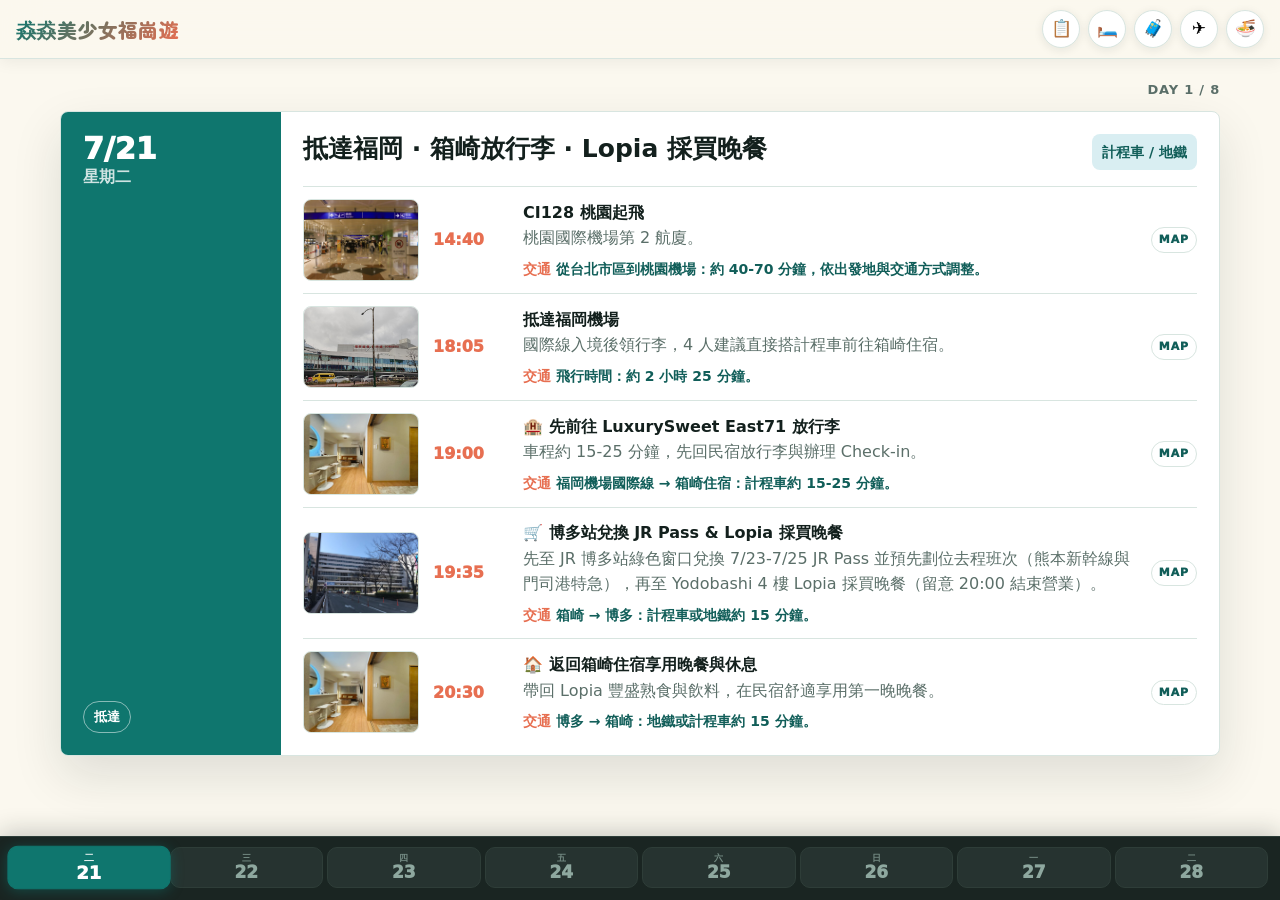
<file: index.html>
<!doctype html>
<html lang="zh-Hant">
  <head>
    <meta charset="utf-8" />
    <meta name="viewport" content="width=device-width, initial-scale=1" />
    <meta name="theme-color" content="#0f766e" />
    <title>猋猋美少女福崗遊｜2026.07.21-07.28</title>
    <link rel="manifest" href="./manifest.json" />
    <link rel="icon" type="image/png" href="./assets/don.png" />
    <link rel="apple-touch-icon" href="./assets/don.png" />
    <link rel="preconnect" href="https://fonts.googleapis.com">
    <link rel="preconnect" href="https://fonts.gstatic.com" crossorigin>
    <link href="https://fonts.googleapis.com/css2?family=Zen+Maru+Gothic:wght@700;900&display=swap" rel="stylesheet">
    <link rel="stylesheet" href="./styles.css?v=25" />
  </head>
  <body>

    <!-- ══ 頂部導覽列 ════════════════════════════════════════ -->
    <nav class="top-nav">
      <h1 class="trip-title">猋猋美少女福崗遊</h1>
      <div class="quick-icons">
        <button class="quick-icon-btn" onclick="toggleOverview()" aria-label="行程總覽">
          <span class="quick-icon-circle">📋</span>
        </button>
        <button class="quick-icon-btn" onclick="openModal('hotel')" aria-label="住宿資訊">
          <span class="quick-icon-circle">🛏️</span>
        </button>
        <button class="quick-icon-btn" onclick="openModal('packing')" aria-label="行李清單">
          <span class="quick-icon-circle">🧳</span>
        </button>
        <button class="quick-icon-btn" onclick="openModal('flight')" aria-label="班機與交通">
          <span class="quick-icon-circle">✈️</span>
        </button>
        <button class="quick-icon-btn" onclick="openModal('musteat')" aria-label="必吃美食">
          <span class="quick-icon-circle">🍜</span>
        </button>
      </div>
    </nav>

    <!-- ══ 主內容 ══════════════════════════════════════════════ -->
    <main>
      <section id="overview" class="section overview-section is-hidden">
        <div class="overview-head">
          <div>
            <p class="eyebrow">Trip Overview</p>
            <h2>福岡行程總覽</h2>
            <p class="overview-lead">7/21–7/28・以區域順路為主・4人同行</p>
          </div>
          <button type="button" class="overview-detail-btn" onclick="toggleOverview()">查看每日詳細行程 →</button>
        </div>
        <div class="overview-stats" aria-label="行程摘要">
          <span><strong>8</strong> 天行程</span>
          <span><strong>5</strong> 個 FunPASS 必遊景點</span>
          <span><strong>2</strong> 天跨縣 Daytrip</span>
        </div>
        <div id="overview-grid" class="overview-grid"></div>
      </section>

      <section id="itinerary" class="section">
        <div class="day-counter-bar">
          <span class="day-counter" id="day-counter">DAY 1 / 8</span>
        </div>
        <div class="days" id="days"></div>
        <div class="date-tab-bar" id="date-tab-bar" aria-label="日期選擇"></div>
      </section>
    </main>

    <!-- ══ Modal: 住宿 ══════════════════════════════════════ -->
    <div class="info-modal" id="modal-hotel" onclick="closeModal('hotel')">
      <div class="info-modal-card" onclick="event.stopPropagation()">
        <div class="info-modal-handle"></div>
        <div class="info-modal-header">
          <span class="info-modal-title">🛏️ 住宿資訊</span>
          <button class="info-modal-close" onclick="closeModal('hotel')" aria-label="關閉">✕</button>
        </div>
        <div class="info-modal-body">
          <div class="info-checkin-grid">
            <div>
              <span class="info-mini-label">入住 Check-in</span>
              <strong>7/21 15:00 – 23:00</strong>
            </div>
            <div>
              <span class="info-mini-label">退房 Check-out</span>
              <strong>7/28 06:00 – 11:00</strong>
            </div>
          </div>
          <div class="modal-detail-block">
            <p class="info-mini-label">飯店名稱</p>
            <p class="modal-detail-text">LuxurySweet East71</p>
          </div>
          <div class="modal-detail-block">
            <p class="info-mini-label">日文地址</p>
            <p class="modal-detail-text">〒812-0053 福岡県福岡市東区箱崎1-41-22<br>Modern Palazzo 箱崎grace 701</p>
          </div>
          <div class="modal-detail-block">
            <p class="info-mini-label">英文地址</p>
            <p class="modal-detail-text">1-41-22 Hakozaki, Higashi Ward, Fukuoka, 812-0053 Japan<br>Modern Palazzo Hakozaki grace 701</p>
          </div>
          <div class="modal-detail-block">
            <p class="info-mini-label">聯絡電話</p>
            <p class="modal-detail-text">+81 70-4732-0719</p>
          </div>
          <div class="modal-detail-block">
            <p class="info-mini-label">抵達路線</p>
            <p class="modal-detail-text">從箱崎宮前站 4 號出口出站後左轉，直走至「箱崎小入口」路口右轉，再前行約 250 公尺即可到達。</p>
          </div>
          <div class="modal-detail-block">
            <p class="info-mini-label">入住與門禁</p>
            <p class="modal-detail-text">請依房東訊息的房號與專屬入館資訊取用鑰匙、開啟入口門，搭電梯至 7 樓後再依指示進房。請勿將門禁與 Wi‑Fi 資訊分享給非同行者。</p>
            <img class="hotel-guide-image" src="./assets/hotel-keybox-guide.png" alt="鑰匙盒位置與取鑰匙說明" loading="lazy" />
            <p class="hotel-guide-caption">圖示說明：鑰匙盒位於建築入口左側。請找到標示「701」的鑰匙盒，將左側數字對準「0963」，取出 701 號房鑰匙。</p>
          </div>
          <div class="modal-detail-block">
            <p class="info-mini-label">住宿注意事項</p>
            <p class="modal-detail-text">周邊是住宅區，請注意音量。室內禁菸，僅可在陽台使用菸灰缸吸菸；如攜帶寵物須事前申報，費用為每晚每隻 ¥1,200。</p>
          </div>
          <div class="modal-detail-block">
            <p class="info-mini-label">退房與垃圾</p>
            <p class="modal-detail-text">請於 11:00 前退房；延遲退房每小時加收住宿費的 10%。離開前請復原家具、關閉瓦斯／電器／冷氣，並把鑰匙放回鑰匙盒。垃圾請放至入口垃圾區：紅袋可燃、黃袋寶特瓶／玻璃瓶、藍袋不可燃（罐頭／金屬）。</p>
          </div>
          <div class="modal-detail-block">
            <p class="info-mini-label">住宿稅</p>
            <p class="modal-detail-text">依福岡縣規定，每人每晚 ¥200，請投入屋內設置的住宿稅罐。入口的人感感測器僅用於人數確認。</p>
          </div>
          <div class="info-actions modal-actions">
            <button type="button" onclick="copyHotelAddr('ja')" class="info-action-btn">複製日文</button>
            <button type="button" onclick="copyHotelAddr('en')" class="info-action-btn">複製英文</button>
            <a href="https://www.google.com/maps/search/?api=1&query=Modern+Palazzo+Hakozaki+grace+701+1-41-22+Hakozaki+Higashi+Ward+Fukuoka+812-0053+Japan" target="_blank" class="info-action-btn">導航</a>
          </div>
        </div>
      </div>
    </div>

    <!-- ══ Modal: 行李清單 ══════════════════════════════════ -->
    <div class="info-modal" id="modal-packing" onclick="closeModal('packing')">
      <div class="info-modal-card" onclick="event.stopPropagation()">
        <div class="info-modal-handle"></div>
        <div class="info-modal-header">
          <span class="info-modal-title">🧳 行李清單</span>
          <button class="info-modal-close" onclick="closeModal('packing')" aria-label="關閉">✕</button>
        </div>
        <div class="info-modal-body">
          <div class="packing-list" id="packingList"></div>
          <div class="packing-add-row">
            <input type="text" id="packingNewItem" class="packing-add-input" placeholder="自訂新增項目…" maxlength="40" autocomplete="off">
            <button type="button" class="packing-add-btn" onclick="addPackingItem()" aria-label="新增">＋</button>
          </div>
        </div>
      </div>
    </div>

    <!-- ══ Modal: 班機與交通 ══════════════════════════════════ -->
    <div class="info-modal" id="modal-flight" onclick="closeModal('flight')">
      <div class="info-modal-card" onclick="event.stopPropagation()">
        <div class="info-modal-handle"></div>
        <div class="info-modal-header">
          <span class="info-modal-title">✈️ 班機與 JR Pass 交通</span>
          <button class="info-modal-close" onclick="closeModal('flight')" aria-label="關閉">✕</button>
        </div>
        <div class="info-modal-body">
          <div class="flight-card">
            <span class="flight-badge outbound">去程</span>
            <div class="flight-route">
              <div class="flight-point">
                <span class="flight-time">14:40</span>
                <span class="flight-airport">桃園 TPE</span>
                <span class="flight-date">7/21 週二</span>
              </div>
              <div class="flight-line">
                <span class="flight-num">CI 128</span>
                <div class="flight-arrow-track"><span class="flight-plane">✈</span></div>
                <span class="flight-dur">2h 25m</span>
              </div>
              <div class="flight-point flight-point--arr">
                <span class="flight-time">18:05</span>
                <span class="flight-airport">福岡 FUK</span>
                <span class="flight-date">7/21 週二</span>
              </div>
            </div>
          </div>
          <div class="flight-card">
            <span class="flight-badge return">回程</span>
            <div class="flight-route">
              <div class="flight-point">
                <span class="flight-time">19:10</span>
                <span class="flight-airport">福岡 FUK</span>
                <span class="flight-date">7/28 週二</span>
              </div>
              <div class="flight-line">
                <span class="flight-num">CI 129</span>
                <div class="flight-arrow-track"><span class="flight-plane">✈</span></div>
                <span class="flight-dur">2h 25m</span>
              </div>
              <div class="flight-point flight-point--arr">
                <span class="flight-time">20:35</span>
                <span class="flight-airport">桃園 TPE</span>
                <span class="flight-date">7/28 週二</span>
              </div>
            </div>
          </div>

          <div class="jrpass-card">
            <div class="jrpass-header">
              <span class="jrpass-title">🎫 JR Pass (7/23–7/25) 劃位清單</span>
              <span class="jrpass-badge">連續 3 天</span>
            </div>
            <div class="jrpass-info-list">
              <p>📍 <strong>預計兌換：</strong>7/21 (二) 19:30 抵達博多站 Lopia 採買時順便兌換</p>
              <p>📍 <strong>兌換地點：</strong>JR 博多站綠色窗口 / 綠色售票機（至 22:00）</p>
              <p>💼 <strong>預備文件：</strong>4 人護照正本（含短期滯在貼紙）+ Klook QR Code 憑證</p>
            </div>
            <div class="jrpass-sheet">
              <div class="jrpass-sheet-title">📝 臨櫃 / 機器劃位清單 (出示給站務員)</div>
              
              <div class="jrpass-item">
                <span class="jrpass-item-tag kumamoto">7/24 (週五) 熊本一日遊 (九州新幹線)</span>
                <ul class="jrpass-item-details">
                  <li><strong>去程 (預先劃位)：</strong>博多 ➔ 熊本｜預計 08:30 發車｜4 人指定席（連座）</li>
                  <li><strong>回程 (當天彈性)：</strong>熊本 ➔ 博多｜回程時當場用售票機劃位或搭自由席</li>
                </ul>
              </div>

              <div class="jrpass-item">
                <span class="jrpass-item-tag mojiko">7/23 (週四) 門司港/小倉 (特急 Sonic 音速號)</span>
                <ul class="jrpass-item-details">
                  <li><strong>去程 (預先劃位)：</strong>博多 ➔ 小倉｜預計 09:00 發車｜4 人指定席</li>
                  <li><strong>回程 (當天彈性)：</strong>小倉 ➔ 博多｜回程時當場用售票機劃位或搭自由席</li>
                </ul>
              </div>
            </div>
          </div>
        </div>
      </div>
    </div>

    <!-- ══ Modal: 必吃美食清單 ══════════════════════════ -->
    <div class="info-modal" id="modal-musteat" onclick="closeModal('musteat')">
      <div class="info-modal-card" onclick="event.stopPropagation()">
        <div class="info-modal-handle"></div>
        <div class="info-modal-header">
          <span class="info-modal-title">🍜 必吃美食清單</span>
          <button class="info-modal-close" onclick="closeModal('musteat')" aria-label="關閉">✕</button>
        </div>
        <div class="info-modal-body">
          <div class="musteat-list" id="musteatList"></div>
        </div>
      </div>
    </div>

    <script src="./script.js?v=31"></script>
  </body>
</html>
</file>
<file: styles.css>
:root {
  color-scheme: light;
  --ink: #13201d;
  --muted: #5b6f69;
  --line: #d8e5e0;
  --paper: #fbf8ef;
  --panel: #ffffff;
  --teal: #0f766e;
  --teal-dark: #115e59;
  --sand: #f2d9a0;
  --coral: #e76f51;
  --sky: #d9eef2;
  --shadow: 0 20px 50px rgba(18, 32, 29, 0.12);
}

* {
  box-sizing: border-box;
}

html {
  scroll-behavior: auto;
}

body {
  margin: 0;
  padding-bottom: 0;
  background: var(--paper);
  color: var(--ink);
  font-family: "Noto Sans TC", "Microsoft JhengHei", system-ui, sans-serif;
  line-height: 1.6;
}

a {
  color: inherit;
  text-decoration: none;
}

img {
  display: block;
  max-width: 100%;
}

.section {
  width: min(1160px, calc(100% - 36px));
  margin: 0 auto;
  padding: 58px 0;
}

.is-hidden {
  display: none !important;
}

.overview-section {
  padding-top: 96px;
  padding-bottom: 110px;
}

.overview-head {
  display: flex;
  align-items: flex-end;
  justify-content: space-between;
  gap: 20px;
  margin-bottom: 22px;
}

.overview-head h2 {
  margin: 4px 0 2px;
  font-family: 'Zen Maru Gothic', 'Noto Sans TC', sans-serif;
  font-size: clamp(28px, 5vw, 42px);
  line-height: 1.15;
}

.overview-lead {
  margin: 0;
  color: var(--muted);
  font-size: 15px;
}

.overview-detail-btn,
.overview-card-link {
  border: 1px solid var(--teal);
  border-radius: 999px;
  background: var(--teal);
  color: #fff;
  cursor: pointer;
  font: inherit;
  font-weight: 900;
  padding: 10px 16px;
  white-space: nowrap;
}

.overview-detail-btn:hover,
.overview-card-link:hover {
  background: var(--teal-dark);
}

.overview-stats {
  display: flex;
  flex-wrap: wrap;
  gap: 10px;
  margin-bottom: 22px;
}

.overview-stats span {
  border: 1px solid var(--line);
  border-radius: 999px;
  background: var(--panel);
  color: var(--muted);
  padding: 7px 13px;
  font-size: 13px;
  font-weight: 800;
}

.overview-stats strong {
  color: var(--teal-dark);
  font-size: 17px;
  margin-right: 3px;
}

.overview-grid {
  display: grid;
  grid-template-columns: repeat(2, minmax(0, 1fr));
  gap: 14px;
}

.overview-card {
  border: 1px solid var(--line);
  border-radius: 18px;
  background: var(--panel);
  padding: 18px;
  box-shadow: 0 5px 18px rgba(18, 32, 29, 0.06);
}

.overview-card-top {
  display: flex;
  align-items: flex-start;
  justify-content: space-between;
  gap: 12px;
}

.overview-date {
  display: flex;
  align-items: baseline;
  gap: 8px;
}

.overview-date strong {
  color: var(--coral);
  font-size: 24px;
  line-height: 1;
}

.overview-date span,
.overview-tag {
  color: var(--muted);
  font-size: 12px;
  font-weight: 900;
}

.overview-tag {
  border-radius: 999px;
  background: var(--sky);
  color: var(--teal-dark);
  padding: 4px 9px;
}

.overview-card h3 {
  margin: 12px 0 10px;
  font-size: 19px;
  line-height: 1.35;
}

.overview-highlights {
  display: grid;
  gap: 5px;
  margin: 0 0 15px;
  padding: 0;
  list-style: none;
}

.overview-highlights li {
  display: grid;
  grid-template-columns: 52px minmax(0, 1fr);
  gap: 7px;
  color: var(--ink);
  font-size: 13px;
  line-height: 1.45;
}

.overview-highlights time {
  color: var(--coral);
  font-weight: 900;
}

.overview-card-link {
  background: transparent;
  color: var(--teal-dark);
  padding: 7px 12px;
  font-size: 13px;
}

@media (max-width: 680px) {
  .overview-head {
    align-items: flex-start;
    flex-direction: column;
  }

  .overview-detail-btn {
    width: 100%;
  }

  .overview-grid {
    grid-template-columns: 1fr;
  }
}

.view-panel {
  display: none;
}

.view-panel:not(.active) {
  display: none !important;
}

.view-panel.active {
  display: grid;
}

#itinerary.view-panel.active,
#transport.view-panel.active,
#booking.view-panel.active,
#packing.view-panel.active {
  display: block;
}

.hero {
  display: grid;
  grid-template-columns: minmax(0, 1.15fr) minmax(320px, 0.85fr);
  gap: clamp(28px, 5vw, 72px);
  align-items: center;
  min-height: 100vh;
}

.hero-copy h1 {
  margin: 8px 0 18px;
  font-size: clamp(42px, 8vw, 88px);
  line-height: 1;
}

.eyebrow,
.label {
  margin: 0;
  color: var(--teal-dark);
  font-size: 13px;
  font-weight: 900;
  letter-spacing: 0.12em;
  text-transform: uppercase;
}

.lead {
  max-width: 680px;
  margin: 0;
  color: var(--muted);
  font-size: clamp(18px, 2.2vw, 22px);
}

.hero-actions {
  display: flex;
  flex-wrap: wrap;
  gap: 12px;
  margin-top: 28px;
}

.button {
  display: inline-flex;
  min-height: 46px;
  align-items: center;
  justify-content: center;
  border: 1px solid var(--teal);
  border-radius: 999px;
  padding: 10px 18px;
  font-weight: 900;
}

.button.primary {
  background: var(--teal);
  color: #fff;
}

.button.ghost {
  color: var(--teal-dark);
}

.button.compact {
  min-height: 40px;
  padding-inline: 14px;
}

.trip-card,
.panel,
.booking-card,
.day-card {
  border: 1px solid var(--line);
  border-radius: 8px;
  background: var(--panel);
  box-shadow: var(--shadow);
}

.trip-card {
  overflow: hidden;
}

.trip-card::before {
  display: block;
  height: 220px;
  background:
    linear-gradient(rgba(15, 118, 110, 0.15), rgba(19, 32, 29, 0.36)),
    url("./assets/fukuoka-momochi.jpg") center/cover;
  content: "";
}

.trip-card-head {
  display: flex;
  align-items: center;
  justify-content: space-between;
  gap: 16px;
  padding: 20px 22px 0;
  color: var(--muted);
}

.trip-card-head strong {
  color: var(--ink);
  font-size: 20px;
}

.quick-facts {
  display: grid;
  grid-template-columns: 1fr 1fr;
  gap: 1px;
  margin: 20px 0 0;
  background: var(--line);
}

.quick-facts div {
  min-height: 100px;
  padding: 18px;
  background: #fff;
}

.quick-facts dt {
  color: var(--muted);
  font-size: 13px;
  font-weight: 800;
}

.quick-facts dd {
  margin: 4px 0 0;
  font-size: 18px;
  font-weight: 900;
}

.grid-two,
.transport-grid,
.booking-grid {
  display: grid;
  gap: 18px;
}

.grid-two {
  grid-template-columns: repeat(2, minmax(0, 1fr));
}

.transport-grid {
  grid-template-columns: repeat(3, minmax(0, 1fr));
}

.booking-grid {
  grid-template-columns: 1.1fr 0.9fr;
}

.packing-layout {
  display: grid;
  grid-template-columns: minmax(0, 1.2fr) minmax(280px, 0.8fr);
  gap: 18px;
}

.panel {
  padding: 24px;
}

.panel h2,
.panel h3,
.booking-card h3 {
  margin: 6px 0 10px;
  line-height: 1.25;
}

.panel p,
.booking-card p {
  margin: 0;
  color: var(--muted);
}

.packing-head {
  display: flex;
  align-items: start;
  justify-content: space-between;
  gap: 18px;
  margin-bottom: 16px;
}

.packing-head h3 {
  margin: 0;
}

.packing-head p,
.sync-note {
  color: var(--muted);
  font-size: 14px;
}

.packing-list {
  display: grid;
  gap: 18px;
}

.packing-group {
  display: grid;
  gap: 10px;
}

.packing-group h4 {
  margin: 0;
  color: var(--teal-dark);
  font-size: 14px;
}

.packing-item {
  display: grid;
  grid-template-columns: auto 1fr;
  gap: 10px;
  align-items: start;
  border: 1px solid var(--line);
  border-radius: 8px;
  padding: 10px;
}

.packing-item input {
  width: 20px;
  height: 20px;
  accent-color: var(--teal);
  margin-top: 2px;
}

.packing-item span {
  color: var(--ink);
  font-weight: 800;
}

.packing-item input:checked + span {
  color: var(--muted);
  text-decoration: line-through;
}

.compact-list {
  margin: 0;
  padding-left: 1.2rem;
  color: var(--muted);
}

.compact-list li + li {
  margin-top: 8px;
}

/* ─── Top Navigation Bar ───────────────────────────────── */

.top-nav {
  position: fixed;
  top: 0;
  left: 0;
  right: 0;
  z-index: 40;
  display: flex;
  align-items: center;
  justify-content: space-between;
  gap: 12px;
  padding: max(10px, env(safe-area-inset-top)) 16px 10px;
  background: rgba(251, 248, 239, 0.94);
  backdrop-filter: blur(18px);
  -webkit-backdrop-filter: blur(18px);
  border-bottom: 1px solid var(--line);
  box-shadow: 0 2px 16px rgba(18, 32, 29, 0.07);
}

.top-nav .trip-title {
  font-size: clamp(15px, 4vw, 20px);
  white-space: nowrap;
}

.top-nav .quick-icons {
  gap: 8px;
  flex-shrink: 0;
}

.top-nav .quick-icon-circle {
  width: 38px;
  height: 38px;
  font-size: 17px;
}

.top-nav .quick-icon-label {
  font-size: 9px;
}

.day-counter-bar {
  display: flex;
  justify-content: flex-end;
  margin-bottom: 10px;
}

.section-head {
  display: flex;
  align-items: flex-start;
  justify-content: space-between;
  gap: 12px;
  margin-bottom: 16px;
}

.trip-title {
  font-family: 'Zen Maru Gothic', 'Noto Sans TC', sans-serif;
  font-size: clamp(24px, 6vw, 36px);
  font-weight: 900;
  line-height: 1.25;
  margin: 0;
  background: linear-gradient(135deg, var(--teal) 0%, var(--coral) 100%);
  -webkit-background-clip: text;
  -webkit-text-fill-color: transparent;
  background-clip: text;
  letter-spacing: 0.02em;
}

.header-right {
  display: flex;
  flex-direction: column;
  align-items: flex-end;
  gap: 8px;
  flex-shrink: 0;
}

.quick-icons {
  display: flex;
  gap: 10px;
}

.quick-icon-btn {
  display: flex;
  flex-direction: column;
  align-items: center;
  gap: 4px;
  background: none;
  border: none;
  cursor: pointer;
  padding: 0;
  font: inherit;
}

.quick-icon-circle {
  width: 46px;
  height: 46px;
  border-radius: 50%;
  background: var(--panel);
  border: 1.5px solid var(--line);
  display: flex;
  align-items: center;
  justify-content: center;
  font-size: 21px;
  box-shadow: 0 2px 10px rgba(18,32,29,0.09);
  transition: transform 0.18s, box-shadow 0.18s;
}

.quick-icon-btn:hover .quick-icon-circle,
.quick-icon-btn:active .quick-icon-circle {
  transform: scale(1.12);
  box-shadow: 0 5px 18px rgba(18,32,29,0.16);
  background: var(--sky);
}

.quick-icon-label {
  font-size: 10px;
  font-weight: 800;
  color: var(--muted);
  letter-spacing: 0.04em;
}

.filters {
  display: flex;
  flex-wrap: wrap;
  gap: 8px;
}

.filter {
  min-height: 40px;
  border: 1px solid var(--line);
  border-radius: 999px;
  background: #fff;
  color: var(--muted);
  cursor: pointer;
  font: inherit;
  font-weight: 900;
  padding: 8px 14px;
}

.filter.active {
  border-color: var(--teal);
  background: var(--teal);
  color: #fff;
}

.days {
  display: grid;
  gap: 16px;
}

.day-card {
  display: grid;
  grid-template-columns: 220px 1fr;
  overflow: hidden;
}

.day-meta {
  display: flex;
  flex-direction: column;
  justify-content: space-between;
  gap: 20px;
  padding: 22px;
  background: var(--teal);
  color: #fff;
}

.day-meta .date {
  font-size: 30px;
  font-weight: 950;
  line-height: 1;
}

.day-meta .weekday {
  opacity: 0.8;
  font-weight: 800;
}

.tag {
  align-self: flex-start;
  border: 1px solid rgba(255, 255, 255, 0.5);
  border-radius: 999px;
  padding: 5px 10px;
  font-size: 13px;
  font-weight: 900;
}

.day-body {
  padding: 22px;
}

.day-title {
  display: flex;
  align-items: start;
  justify-content: space-between;
  gap: 16px;
  margin-bottom: 16px;
}

.day-title h3 {
  margin: 0;
  font-size: 25px;
  line-height: 1.2;
}

.route {
  border-radius: 8px;
  background: var(--sky);
  color: var(--teal-dark);
  font-size: 14px;
  font-weight: 900;
  padding: 7px 10px;
  white-space: nowrap;
}

.timeline {
  display: grid;
  gap: 12px;
  margin: 0;
  padding: 0;
  list-style: none;
}

.timeline li {
  border-top: 1px solid var(--line);
  padding-top: 12px;
}

.map-item {
  display: grid;
  grid-template-columns: 116px 76px minmax(0, 1fr) auto;
  gap: 14px;
  align-items: center;
  border-radius: 8px;
  padding: 10px;
  margin: -10px;
}

.map-item:hover,
.map-item:focus-visible {
  background: #f4faf8;
  outline: none;
}

.place-thumb {
  width: 116px;
  height: 82px;
  border: 1px solid var(--line);
  border-radius: 8px;
  object-fit: cover;
  background: var(--sky);
}

.time {
  color: var(--coral);
  font-weight: 950;
}

.item strong {
  display: block;
}

.item span {
  display: block;
  color: var(--muted);
}

.item .transfer {
  margin-top: 7px;
  color: var(--teal-dark);
  font-size: 14px;
  font-weight: 800;
}

.item .transfer::before {
  content: "交通 ";
  color: var(--coral);
  font-weight: 950;
}

.map-hint {
  align-self: center;
  border: 1px solid var(--line);
  border-radius: 999px;
  color: var(--teal-dark);
  font-size: 11px;
  font-weight: 950;
  letter-spacing: 0.08em;
  padding: 3px 7px;
}

.booking-card {
  display: grid;
  align-content: start;
  gap: 18px;
  overflow: hidden;
  padding: 22px;
}

.booking-card img {
  width: 100%;
  max-height: 360px;
  border: 1px solid var(--line);
  border-radius: 8px;
  object-fit: cover;
  object-position: top left;
}

.notes {
  display: grid;
  grid-template-columns: 1fr 320px;
  gap: 18px;
}

.notes ul {
  margin: 0;
  padding-left: 1.2rem;
  color: var(--muted);
}

.notes li + li {
  margin-top: 8px;
}

.source-panel {
  display: grid;
  align-content: start;
  gap: 10px;
}

.source-panel a {
  color: var(--teal-dark);
  font-weight: 900;
}

.footer {
  display: flex;
  justify-content: space-between;
  gap: 16px;
  padding: 26px clamp(18px, 4vw, 56px) 110px;
  border-top: 1px solid var(--line);
  color: var(--muted);
  font-size: 14px;
}

.bottom-nav {
  position: fixed;
  right: 18px;
  bottom: 18px;
  left: 18px;
  z-index: 20;
  display: grid;
  grid-template-columns: repeat(3, 1fr);
  gap: 4px;
  width: min(420px, calc(100% - 36px));
  margin: 0 auto;
  border: 1px solid rgba(216, 229, 224, 0.9);
  border-radius: 8px;
  background: rgba(255, 255, 255, 0.92);
  box-shadow: 0 14px 40px rgba(18, 32, 29, 0.16);
  backdrop-filter: blur(14px);
  padding: 6px;
}

.bottom-nav a {
  display: grid;
  min-height: 48px;
  place-items: center;
  border-radius: 6px;
  color: var(--muted);
}

.bottom-nav a:hover,
.bottom-nav a:focus-visible,
.bottom-nav a.active {
  background: var(--sky);
  color: var(--teal-dark);
  outline: none;
}

.bottom-nav svg {
  width: 23px;
  height: 23px;
  fill: currentColor;
}

@media (max-width: 900px) {
  .hero,
  .grid-two,
  .transport-grid,
  .booking-grid,
  .packing-layout,
  .notes,
  .day-card {
    grid-template-columns: 1fr;
  }

  .hero {
    min-height: auto;
    padding-top: 44px;
  }

  .section-head {
    align-items: start;
    flex-direction: column;
  }

  .day-meta {
    flex-direction: row;
    align-items: center;
  }
}

@media (max-width: 640px) {
  .section {
    width: min(100% - 24px, 1160px);
    padding: 42px 0;
  }

  .quick-facts,
  .map-item {
    grid-template-columns: 1fr;
  }

  .place-thumb {
    width: 100%;
    height: 170px;
  }

  .map-hint {
    justify-self: start;
  }

  .route {
    white-space: normal;
  }

  .footer {
    flex-direction: column;
  }

  .bottom-nav {
    right: 12px;
    bottom: 12px;
    left: 12px;
    width: calc(100% - 24px);
  }

  .bottom-nav a {
    min-height: 46px;
  }
}

/* ─── Date Tab Bar ─────────────────────────────────────── */

#itinerary {
  padding-top: 80px;   /* height of fixed top-nav */
  padding-bottom: 96px; /* room for flush date tab bar */
}

.day-counter {
  font-size: 13px;
  font-weight: 900;
  color: var(--muted);
  letter-spacing: 0.06em;
}

.date-tab-bar {
  display: flex;
  gap: 4px;
  justify-content: space-between;
  position: fixed;
  right: 0;
  bottom: 0;
  left: 0;
  z-index: 15;
  width: 100%;
  max-width: 100%;
  margin: 0;
  background: #1a2522;
  border: none;
  border-top: 1px solid #2c3d38;
  border-radius: 0;
  padding: 10px 12px max(12px, env(safe-area-inset-bottom));
  box-shadow: 0 -4px 24px rgba(18, 32, 29, 0.22);
  overflow-x: auto;
  -ms-overflow-style: none;
  scrollbar-width: none;
}

.date-tab-bar::-webkit-scrollbar {
  display: none;
}

/* date-tab-bar always visible (single-page app) */

.date-tab {
  flex: 1;
  min-width: 36px;
  display: flex;
  flex-direction: column;
  align-items: center;
  justify-content: center;
  gap: 1px;
  padding: 6px 4px;
  border: 1px solid #2e3d38;
  border-radius: 10px;
  background: #263330;
  color: #8ea89f;
  cursor: pointer;
  font: inherit;
  transition: background 0.18s, color 0.18s, transform 0.15s;
}

.date-tab:hover {
  background: #2e3d38;
  color: #c9ddd8;
}

.date-tab.active {
  background: var(--teal);
  border-color: var(--teal);
  color: #fff;
  font-weight: 900;
  box-shadow: 0 2px 12px rgba(15, 118, 110, 0.45);
  transform: scale(1.06);
}

.tab-weekday {
  font-size: 9px;
  font-weight: 700;
  letter-spacing: 0.05em;
  opacity: 0.75;
  line-height: 1;
}

.date-tab.active .tab-weekday {
  opacity: 0.9;
}

.tab-day {
  font-size: 17px;
  font-weight: 950;
  line-height: 1;
}

/* ─── Info Bar Collapsibles ─────────────────────────────── */

.info-bar {
  border: 1px solid var(--line);
  border-radius: 10px;
  background: var(--panel);
  box-shadow: 0 2px 10px rgba(18, 32, 29, 0.06);
  overflow: hidden;
  margin-bottom: 10px;
}

.info-bar-btn {
  display: flex;
  align-items: center;
  justify-content: space-between;
  width: 100%;
  padding: 13px 16px;
  background: none;
  border: none;
  cursor: pointer;
  font: inherit;
  text-align: left;
  color: var(--ink);
  gap: 12px;
}

.info-bar-btn:hover {
  background: #f6fbf9;
}

.info-bar-label {
  display: flex;
  align-items: center;
  gap: 12px;
}

.info-bar-icon {
  font-size: 20px;
  flex-shrink: 0;
}

.info-bar-eyebrow {
  display: block;
  font-size: 10px;
  font-weight: 800;
  color: var(--teal-dark);
  letter-spacing: 0.1em;
  text-transform: uppercase;
  line-height: 1.2;
}

.info-bar-name {
  display: block;
  font-size: 13px;
  font-weight: 700;
  color: var(--ink);
  line-height: 1.3;
}

.info-bar-arrow {
  color: var(--muted);
  flex-shrink: 0;
  transition: transform 0.25s ease;
}

.info-bar-arrow.expanded {
  transform: rotate(180deg);
}

/* Collapsible body */
.info-bar-body {
  max-height: 0;
  overflow: hidden;
  transition: max-height 0.35s ease, opacity 0.25s ease;
  opacity: 0;
  border-top: 0 solid var(--line);
}

.info-bar-body.expanded {
  max-height: 900px;
  opacity: 1;
  border-top-width: 1px;
}

/* Hotel collapsible content */
.info-checkin-grid {
  display: grid;
  grid-template-columns: 1fr 1fr;
  gap: 1px;
  background: var(--line);
}

.info-checkin-grid > div {
  padding: 12px 16px;
  background: var(--paper);
}

.info-mini-label {
  display: block;
  font-size: 10px;
  font-weight: 800;
  color: var(--muted);
  letter-spacing: 0.08em;
  text-transform: uppercase;
  margin-bottom: 4px;
}

.info-checkin-grid strong {
  font-size: 13px;
  color: var(--ink);
}

.info-addr {
  margin: 0;
  padding: 10px 16px;
  font-size: 12px;
  color: var(--muted);
  background: var(--paper);
  border-top: 1px solid var(--line);
}

.info-actions {
  display: flex;
  gap: 8px;
  padding: 10px 16px 14px;
  background: var(--paper);
}

.info-action-btn {
  flex: 1;
  padding: 8px 12px;
  border: 1px solid var(--line);
  border-radius: 8px;
  background: #fff;
  color: var(--teal-dark);
  font: inherit;
  font-size: 12px;
  font-weight: 800;
  cursor: pointer;
  text-align: center;
  text-decoration: none;
  display: inline-block;
  transition: background 0.15s;
}

.info-action-btn:hover {
  background: var(--sky);
}

/* Packing list inside collapsible */
.info-bar-body .packing-list {
  padding: 14px 16px 6px;
}

.info-bar-body .packing-group {
  gap: 8px;
}

.info-bar-body .packing-group h4 {
  font-size: 11px;
  padding-top: 4px;
}

.info-bar-body .packing-item {
  padding: 8px 10px;
}

.info-bar-body .packing-item span {
  font-size: 13px;
}

.packing-bar-footer {
  display: flex;
  align-items: center;
  justify-content: space-between;
  gap: 12px;
  padding: 10px 16px 14px;
  border-top: 1px solid var(--line);
  flex-wrap: wrap;
}

.packing-bar-footer .sync-note {
  font-size: 12px;
  flex: 1;
  min-width: 0;
}

.packing-bar-footer .info-action-btn {
  flex: 0 0 auto;
}

/* ─── Bottom Nav 2-tab variant ──────────────────────────── */

.bottom-nav--two {
  grid-template-columns: repeat(2, 1fr);
}

/* ─── Custom Packing Item Input ─────────────────────────── */

.packing-add-row {
  display: flex;
  gap: 8px;
  padding: 10px 16px 4px;
  border-top: 1px solid var(--line);
}

.packing-add-input {
  flex: 1;
  min-width: 0;
  padding: 9px 12px;
  border: 1px solid var(--line);
  border-radius: 8px;
  background: var(--paper);
  color: var(--ink);
  font: inherit;
  font-size: 13px;
  outline: none;
  transition: border-color 0.15s;
}

.packing-add-input:focus {
  border-color: var(--teal);
}

.packing-add-input::placeholder {
  color: var(--muted);
  opacity: 0.6;
}

.packing-add-btn {
  flex-shrink: 0;
  width: 38px;
  height: 38px;
  display: flex;
  align-items: center;
  justify-content: center;
  border: none;
  border-radius: 8px;
  background: var(--teal);
  color: #fff;
  font-size: 20px;
  font-weight: 400;
  line-height: 1;
  cursor: pointer;
  transition: background 0.15s;
}

.packing-add-btn:hover {
  background: var(--teal-dark);
}

/* Custom item with delete button */
.packing-item--custom {
  grid-template-columns: auto 1fr auto;
}

.packing-delete-btn {
  width: 22px;
  height: 22px;
  display: flex;
  align-items: center;
  justify-content: center;
  border: none;
  border-radius: 50%;
  background: #fee2e2;
  color: #dc2626;
  font-size: 15px;
  line-height: 1;
  cursor: pointer;
  padding: 0;
  margin-top: 1px;
  flex-shrink: 0;
  transition: background 0.15s;
}

.packing-delete-btn:hover {
  background: #fecaca;
}

/* ─── Info Modal (Bottom Sheet) ─────────────────────────── */

.info-modal {
  display: none;
  position: fixed;
  inset: 0;
  z-index: 60;
  background: rgba(18, 32, 29, 0.45);
  backdrop-filter: blur(5px);
  align-items: flex-end;
  justify-content: center;
}

.info-modal.open {
  display: flex;
}

.info-modal-card {
  width: 100%;
  max-height: 88vh;
  background: var(--panel);
  border-radius: 22px 22px 0 0;
  overflow-y: auto;
  animation: modal-slide-up 0.3s cubic-bezier(0.32, 0.72, 0, 1);
  padding-bottom: max(16px, env(safe-area-inset-bottom));
}

@keyframes modal-slide-up {
  from { transform: translateY(100%); opacity: 0.6; }
  to   { transform: translateY(0);    opacity: 1; }
}

.info-modal-handle {
  width: 36px;
  height: 4px;
  border-radius: 99px;
  background: var(--line);
  margin: 12px auto 4px;
}

.info-modal-header {
  display: flex;
  align-items: center;
  justify-content: space-between;
  padding: 12px 20px 12px;
  border-bottom: 1px solid var(--line);
  position: sticky;
  top: 0;
  background: var(--panel);
  z-index: 1;
}

.info-modal-title {
  font-size: 15px;
  font-weight: 900;
  color: var(--ink);
}

.info-modal-close {
  width: 28px;
  height: 28px;
  border: none;
  border-radius: 50%;
  background: var(--paper);
  color: var(--muted);
  font-size: 13px;
  cursor: pointer;
  display: flex;
  align-items: center;
  justify-content: center;
  transition: background 0.15s;
}

.info-modal-close:hover {
  background: var(--line);
}

.info-modal-body {
  padding: 0 0 8px;
}

.modal-detail-block {
  padding: 12px 20px;
  border-top: 1px solid var(--line);
}

.modal-detail-block .info-mini-label {
  margin-bottom: 4px;
}

.modal-detail-text {
  margin: 0;
  font-size: 14px;
  font-weight: 700;
  color: var(--ink);
  line-height: 1.5;
}

.hotel-guide-image {
  display: block;
  width: 100%;
  margin-top: 12px;
  border-radius: 12px;
  border: 1px solid var(--line);
}

.hotel-guide-caption {
  margin: 10px 0 0;
  font-size: 13px;
  font-weight: 700;
  line-height: 1.5;
  color: var(--muted);
}

.modal-actions {
  padding: 14px 20px 6px !important;
  border-top: 1px solid var(--line);
}

/* Override packing-list inside modal */
.info-modal-body .packing-list {
  padding: 14px 20px 6px;
}

.info-modal-body .packing-group {
  gap: 8px;
}

.info-modal-body .packing-group h4 {
  font-size: 11px;
}

.info-modal-body .packing-item {
  padding: 9px 12px;
}

.info-modal-body .packing-add-row {
  border-top: 1px solid var(--line);
  padding: 10px 20px 4px;
}

.info-modal-body .packing-bar-footer {
  padding: 10px 20px 8px;
}

/* ─── Flight Card ────────────────────────────────────────── */

.flight-card {
  padding: 16px 20px;
  border-top: 1px solid var(--line);
}

.flight-card + .flight-card {
  border-top: 1px solid var(--line);
}

.flight-badge {
  display: inline-block;
  font-size: 11px;
  font-weight: 900;
  letter-spacing: 0.08em;
  padding: 3px 10px;
  border-radius: 999px;
  margin-bottom: 14px;
}

.flight-badge.outbound {
  background: #d1fae5;
  color: #065f46;
}

.flight-badge.return {
  background: #fee2e2;
  color: #991b1b;
}

.flight-route {
  display: grid;
  grid-template-columns: auto 1fr auto;
  align-items: center;
  gap: 10px;
}

.flight-point {
  display: flex;
  flex-direction: column;
  gap: 2px;
}

.flight-point--arr {
  text-align: right;
}

.flight-time {
  font-size: 22px;
  font-weight: 950;
  color: var(--ink);
  line-height: 1;
}

.flight-airport {
  font-size: 12px;
  font-weight: 800;
  color: var(--teal-dark);
}

.flight-date {
  font-size: 11px;
  color: var(--muted);
}

.flight-line {
  display: flex;
  flex-direction: column;
  align-items: center;
  gap: 4px;
}

.flight-num {
  font-size: 11px;
  font-weight: 900;
  color: var(--muted);
  letter-spacing: 0.06em;
}

.flight-arrow-track {
  width: 100%;
  display: flex;
  align-items: center;
  position: relative;
}

.flight-arrow-track::before,
.flight-arrow-track::after {
  content: '';
  flex: 1;
  height: 1.5px;
  background: var(--line);
}

.flight-plane {
  font-size: 16px;
  padding: 0 4px;
  color: var(--teal);
}

.flight-dur {
  font-size: 10px;
  color: var(--muted);
  font-weight: 700;
}

/* ─── 必吃美食清單 ──────────────────────────────────────── */

.musteat-list {
  padding: 12px 20px 16px;
  display: grid;
  gap: 18px;
}

.musteat-group {
  display: grid;
  gap: 8px;
}

.musteat-category {
  font-size: 13px;
  font-weight: 900;
  color: var(--teal-dark);
  letter-spacing: 0.05em;
  padding-bottom: 4px;
  border-bottom: 2px solid var(--teal);
  display: inline-block;
}

.musteat-item {
  display: flex;
  flex-direction: column;
  gap: 3px;
  border: 1px solid var(--line);
  border-radius: 10px;
  padding: 10px 14px;
  background: var(--panel);
  transition: background 0.15s;
  position: relative;
}

.musteat-item:hover {
  background: #f4faf8;
}

.musteat-item--planned {
  border-color: var(--teal);
  background: linear-gradient(135deg, rgba(15,118,110,0.04) 0%, rgba(217,238,242,0.3) 100%);
}

.musteat-item-name {
  font-size: 14px;
  font-weight: 800;
  color: var(--ink);
  line-height: 1.4;
}

.musteat-item-note {
  font-size: 12px;
  color: var(--muted);
  line-height: 1.5;
}

.musteat-badge {
  display: inline-block;
  margin-top: 5px;
  font-size: 11px;
  font-weight: 900;
  padding: 2px 9px;
  border-radius: 999px;
  background: #d1fae5;
  color: #065f46;
  letter-spacing: 0.05em;
  width: fit-content;
}

.musteat-item-actions {
  display: flex;
  flex-wrap: wrap;
  align-items: center;
  gap: 6px;
  margin-top: 5px;
}

.musteat-map-link {
  display: inline-flex;
  align-items: center;
  gap: 3px;
  font-size: 11px;
  font-weight: 800;
  padding: 2px 9px;
  border-radius: 999px;
  background: #dbeafe;
  color: #1d4ed8;
  text-decoration: none;
  letter-spacing: 0.04em;
  transition: background 0.15s;
}

.musteat-map-link:hover {
  background: #bfdbfe;
}

/* ─── JR Pass Card ───────────────────────────────────────── */
.jrpass-card {
  padding: 16px 20px;
  border-top: 1px solid var(--line);
  background: #f8fafc;
}

.jrpass-header {
  display: flex;
  align-items: center;
  justify-content: space-between;
  margin-bottom: 10px;
}

.jrpass-title {
  font-size: 14px;
  font-weight: 900;
  color: #0f766e;
}

.jrpass-badge {
  font-size: 11px;
  font-weight: 900;
  padding: 3px 10px;
  border-radius: 999px;
  background: #ccfbf1;
  color: #0f766e;
}

.jrpass-info-list {
  font-size: 12px;
  color: var(--sub);
  line-height: 1.6;
  margin-bottom: 12px;
}

.jrpass-info-list p {
  margin: 0 0 4px 0;
}

.jrpass-sheet {
  background: #ffffff;
  border: 1px solid var(--line);
  border-radius: 12px;
  padding: 12px 14px;
  box-shadow: var(--shadow-sm);
}

.jrpass-sheet-title {
  font-size: 12px;
  font-weight: 900;
  color: var(--text);
  margin-bottom: 10px;
}

.jrpass-item {
  margin-bottom: 10px;
  padding-bottom: 8px;
  border-bottom: 1px dashed var(--line);
}

.jrpass-item:last-child {
  margin-bottom: 0;
  padding-bottom: 0;
  border-bottom: none;
}

.jrpass-item-tag {
  display: inline-block;
  font-size: 11px;
  font-weight: 900;
  padding: 2px 8px;
  border-radius: 6px;
  margin-bottom: 6px;
}

.jrpass-item-tag.kumamoto {
  background: #e0f2fe;
  color: #0369a1;
}

.jrpass-item-tag.mojiko {
  background: #fef3c7;
  color: #92400e;
}

.jrpass-item-details {
  font-size: 12px;
  color: var(--text);
  padding-left: 16px;
  margin: 0;
}

.jrpass-item-details li {
  margin-bottom: 3px;
}
</file>
